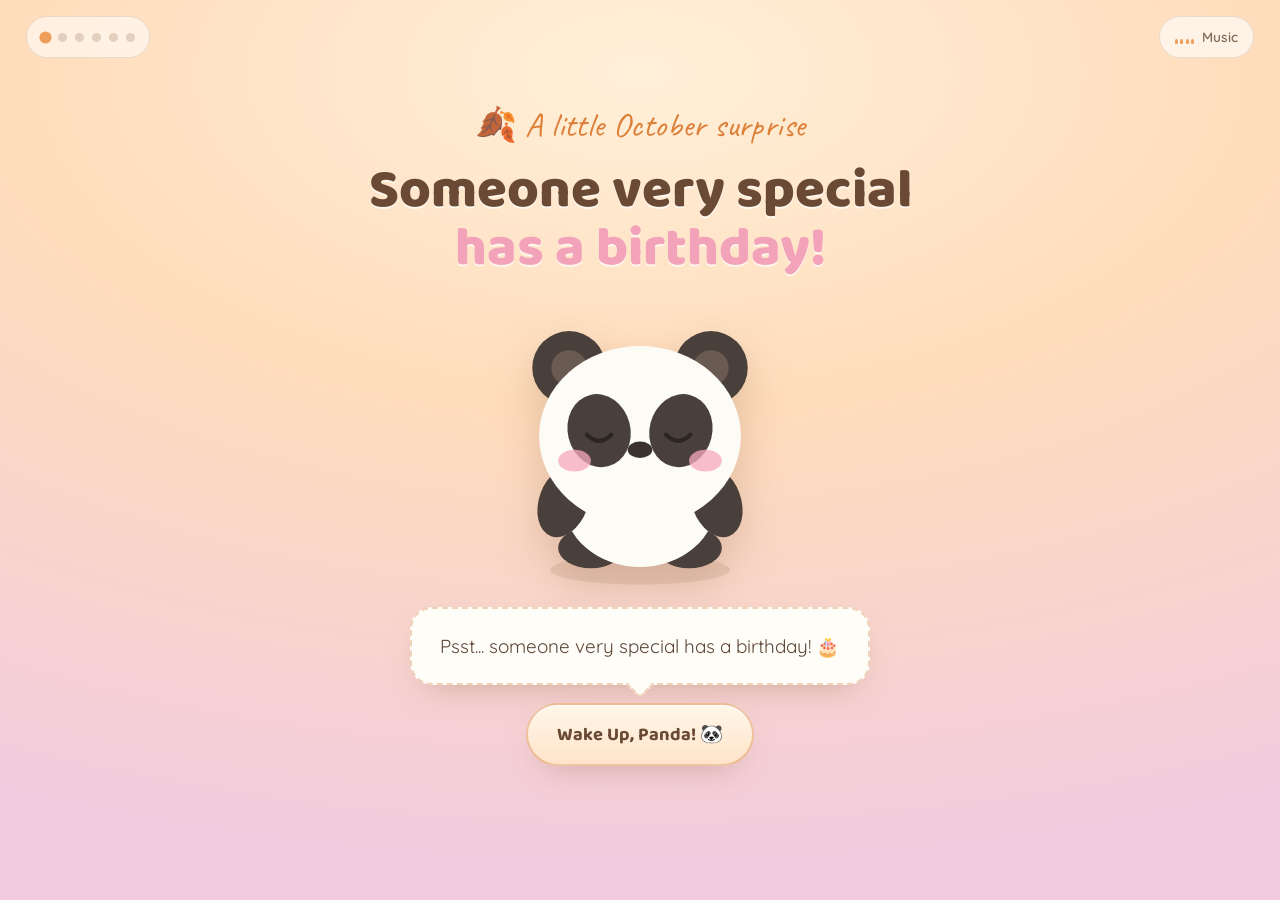
<file: index.html>
<!DOCTYPE html>
<html lang="en">
<head>
<meta charset="UTF-8">
<meta name="viewport" content="width=device-width, initial-scale=1.0, viewport-fit=cover">
<meta name="theme-color" content="#fdf7ee">
<meta name="color-scheme" content="light">
<title>Happy Birthday, Manvi &#127874;&#127810;</title>
<meta name="description" content="A little magical October birthday adventure, made just for Manvi.">
<meta property="og:type" content="website">
<meta property="og:title" content="Happy Birthday, Manvi &#127874;&#127810;">
<meta property="og:description" content="A little magical October birthday adventure, made just for you.">
<meta name="twitter:card" content="summary">
<meta name="twitter:title" content="Happy Birthday, Manvi &#127874;&#127810;">
<meta name="twitter:description" content="A little magical October birthday adventure, made just for you.">
<link rel="icon" href="data:image/svg+xml,<svg xmlns='http://www.w3.org/2000/svg' viewBox='0 0 64 64'><circle cx='16' cy='16' r='11' fill='%234a403b'/><circle cx='48' cy='16' r='11' fill='%234a403b'/><circle cx='32' cy='34' r='26' fill='%23fdfbf6'/><ellipse cx='22' cy='32' rx='8' ry='9' fill='%234a403b'/><ellipse cx='42' cy='32' rx='8' ry='9' fill='%234a403b'/><circle cx='32' cy='40' r='3.4' fill='%233a3330'/></svg>">
<link rel="preconnect" href="https://fonts.googleapis.com">
<link rel="preconnect" href="https://fonts.gstatic.com" crossorigin>
<link href="https://fonts.googleapis.com/css2?family=Baloo+2:wght@400;600;700;800&family=Caveat:wght@500;600;700&family=Quicksand:wght@400;500;600;700&display=swap" rel="stylesheet">
<link rel="stylesheet" href="styles.css">
</head>
<body>
<div id="app">
<noscript>
  <p style="text-align:center;padding:24px;font-family:system-ui,sans-serif;color:#5b4636;line-height:1.6">
    This little birthday adventure needs JavaScript switched on. Please enable it and refresh the page. 🎈
  </p>
</noscript>

<!-- ambient layers -->
<div class="ambient" id="ambient" aria-hidden="true"></div>

<!-- top chrome -->
<div class="topbar">
  <div class="dots" id="dots" role="progressbar" aria-label="Adventure progress" aria-valuemin="1" aria-valuemax="6" aria-valuenow="1">
    <span class="dot on" data-dot="1"></span>
    <span class="dot" data-dot="2"></span>
    <span class="dot" data-dot="3"></span>
    <span class="dot" data-dot="4"></span>
    <span class="dot" data-dot="5"></span>
    <span class="dot" data-dot="6"></span>
  </div>
  <button class="music-btn" id="musicBtn" aria-pressed="false" title="Toggle music">
    <span class="bars"><i></i><i></i><i></i><i></i></span>
    <span class="mlabel">Music</span>
  </button>
</div>

<main class="stage" id="stage">

  <!-- ================= SCENE 1 ================= -->
  <section class="scene active" id="scene1" aria-label="A Little October Surprise">
    <p class="kicker fade-in">🍂 A little October surprise</p>
    <h1 class="scene-title fade-in d1">Someone very special<br><span class="accent">has a birthday!</span></h1>

    <div class="panda panda--lg fade-in d2" data-panda data-expr="sleep" data-panda-id="p1">
      <span class="zzz">z</span><span class="zzz">z</span><span class="zzz">z</span>
      <div class="held"></div>
    </div>

    <div class="speech show fade-in d3" id="s1speech">Psst... someone very special has a birthday! 🎂</div>

    <div class="btn-row fade-in d4">
      <button class="btn" id="wakeBtn">Wake Up, Panda! 🐼</button>
    </div>

    <div id="s1welcome" style="display:none;flex-direction:column;gap:16px;align-items:center">
      <div class="speech speech--pink show">Hey Manvi! Welcome to your little October universe. I've been preparing something special for you! 🌟</div>
      <button class="btn btn--sage" data-next="2">Come on in ✨</button>
    </div>
  </section>

  <!-- ================= SCENE 2 ================= -->
  <section class="scene" id="scene2" aria-label="The Little Flower Hunt">
    <p class="kicker">🌷 The little flower hunt</p>
    <h1 class="scene-title">Pick the floating flowers</h1>
    <p class="lede">Each one is hiding a tiny compliment just for you. Tap them all!</p>

    <div class="counter-pill" id="flowerCounter" aria-live="polite">Flowers collected: 0/5</div>

    <div class="garden" id="garden" aria-label="Flower garden"></div>

    <div class="compliment" id="compliment" aria-live="polite"></div>

    <div class="panda panda--sm nodance" data-panda data-expr="happy" data-panda-id="p2" id="p2wrap"></div>

    <div class="btn-row">
      <button class="btn btn--ghost" id="skipFlowers">Skip for now →</button>
      <button class="btn btn--sage" id="s2next" data-next="3" disabled>Continue to the doors 🌟</button>
    </div>
  </section>

  <!-- ================= SCENE 3 ================= -->
  <section class="scene" id="scene3" aria-label="Manvi's Hidden Talents">
    <p class="kicker">🎨 The mystery of your hidden talents</p>
    <h1 class="scene-title">Open each little door</h1>
    <p class="lede">Four doors, four mysteries. Go on, tap them.</p>

    <div class="talent-grid" id="talentGrid">
      <button class="talent" data-talent="art" aria-expanded="false">
        <div class="deco"><span class="d1">🎨</span><span class="d2">🖌️</span><span class="d3">✨</span></div>
        <span class="t-emoji">🎨</span>
        <span class="t-label">Art &amp; Creativity</span>
        <span class="t-hint">tap to open</span>
        <span class="t-msg">Your imagination deserves its own little gallery! 🖼️</span>
      </button>
      <button class="talent" data-talent="cook" aria-expanded="false">
        <div class="deco"><span class="d1">🍰</span><span class="d2">🍪</span><span class="d3">🧁</span></div>
        <span class="t-emoji">🍰</span>
        <span class="t-label">Cooking</span>
        <span class="t-hint">tap to open</span>
        <span class="t-msg">MasterChef Manvi? We're waiting for the grand opening! 🍽️</span>
      </button>
      <button class="talent" data-talent="dance" aria-expanded="false">
        <div class="deco"><span class="d1">💃</span><span class="d2">⭐</span><span class="d3">🎵</span></div>
        <span class="t-emoji">💃</span>
        <span class="t-label">Dancing</span>
        <span class="t-hint">tap to open</span>
        <span class="t-msg">The world is waiting for your secret dance performance! 💫</span>
      </button>
      <button class="talent" data-talent="sing" aria-expanded="false">
        <div class="deco"><span class="d1">🎤</span><span class="d2">🎶</span><span class="d3">🌟</span></div>
        <span class="t-emoji">🎤</span>
        <span class="t-label">Singing</span>
        <span class="t-hint">tap to open</span>
        <span class="t-msg">Breaking news: Manvi's singing talent is still classified information. 😂</span>
      </button>
    </div>

    <div class="panda panda--sm nodance" data-panda data-expr="happy" data-panda-id="p3"></div>

    <div class="btn-row">
      <button class="btn btn--sage" data-next="4">Sail on ✨</button>
    </div>
  </section>

  <!-- ================= SCENE 4 ================= -->
  <section class="scene" id="scene4" aria-label="A Journey Towards Big Dreams">
    <p class="kicker">✨ A journey towards big dreams</p>
    <h1 class="scene-title">Row, little boat, row</h1>

    <div class="ocean-world">
      <div class="sun" aria-hidden="true"></div>
      <div class="glow-stars" aria-hidden="true">
        <span style="top:12%;left:22%"></span><span style="top:22%;left:58%;animation-delay:.6s"></span>
        <span style="top:9%;left:78%;animation-delay:1.1s"></span><span style="top:30%;left:40%;animation-delay:1.6s"></span>
      </div>
      <div class="wave-line" aria-hidden="true"></div>

      <div class="island" aria-hidden="true">
        <svg viewBox="0 0 240 200" xmlns="http://www.w3.org/2000/svg">
          <ellipse cx="120" cy="182" rx="104" ry="16" fill="#e8d9bf"/>
          <ellipse cx="120" cy="176" rx="90" ry="12" fill="#cfe0b8"/>
          <!-- studio hut -->
          <rect x="62" y="96" width="116" height="72" rx="10" fill="#fff6e9" stroke="#d8b98d" stroke-width="3"/>
          <path d="M52 100 L120 58 L188 100 Z" fill="#f2a2b9" stroke="#dd8aa4" stroke-width="3" stroke-linejoin="round"/>
          <rect x="104" y="128" width="34" height="40" rx="6" fill="#c2b2e8"/>
          <circle cx="130" cy="149" r="2.6" fill="#6a4a34"/>
          <rect x="74" y="112" width="24" height="22" rx="5" fill="#d6e7f4" stroke="#a9c6da" stroke-width="2.5"/>
          <rect x="146" y="112" width="22" height="30" rx="4" fill="#ffe3c9" stroke="#e0b98a" stroke-width="2.5"/>
          <!-- flowers around -->
          <g transform="translate(40,150)"><circle r="6" fill="#f7a8bd"/><circle r="2.6" fill="#fff3b0"/></g>
          <g transform="translate(206,158)"><circle r="6" fill="#c2b2e8"/><circle r="2.6" fill="#fff3b0"/></g>
          <g transform="translate(60,164)"><circle r="5" fill="#f6b184"/><circle r="2.2" fill="#fff3b0"/></g>
          <!-- little notebook + desk on the sign -->
        </svg>
      </div>
      <div class="signpost">Manvi's Future Dream Studio</div>

      <div class="boat" aria-hidden="true">
        <svg viewBox="0 0 140 130" xmlns="http://www.w3.org/2000/svg">
          <path d="M70 8 L70 78" stroke="#8a6a4a" stroke-width="3"/>
          <path d="M72 14 L118 70 L72 70 Z" fill="#ffd4de" stroke="#e7a3b8" stroke-width="2.5" stroke-linejoin="round"/>
          <path d="M68 22 L30 70 L68 70 Z" fill="#e6ddf7" stroke="#c2b2e8" stroke-width="2.5" stroke-linejoin="round"/>
          <path d="M20 74 L120 74 L104 104 L36 104 Z" fill="#f6b184" stroke="#d68c58" stroke-width="3" stroke-linejoin="round"/>
          <circle cx="70" cy="12" r="4" fill="#f3c96b"/>
        </svg>
      </div>

    </div>

    <div class="panda panda--sm wave nodance" data-panda data-expr="happy" data-panda-id="p4"></div>

    <div class="panel">
      <p class="lede" style="font-family:var(--font-hand);font-size:clamp(1.4rem,3.8vw,2rem);color:#c76a2e;max-width:24ch">“Big dreams look impossible until someone brave enough decides to begin.”</p>
      <p class="soft-note" style="margin-top:10px">I really do believe you can build something amazing, Manvi. Keep learning, keep creating, and never stop believing in your ideas.</p>
    </div>

    <div class="btn-row">
      <button class="btn btn--sage" data-next="5">Almost there ✨</button>
    </div>
  </section>

  <!-- ================= SCENE 5 ================= -->
  <section class="scene" id="scene5" aria-label="The Grand Birthday Celebration">
    <p class="kicker">🎂 The grand celebration</p>
    <h1 class="hand-title">Happiest Birthday, Manvi!</h1>
    <p class="lede">Another year older, wiser, cuter... and still keeping those talents classified! 😂</p>

    <div class="cake-wrap">
      <div class="balloon" style="top:-14%;left:-6%;animation-delay:.2s">
        <svg viewBox="0 0 60 90"><ellipse cx="30" cy="32" rx="24" ry="30" fill="#f7a8bd"/><path d="M30 62 l-5 8 h10 z" fill="#f7a8bd"/><path d="M30 70 q8 12 0 20" fill="none" stroke="#c98aa0" stroke-width="2"/></svg>
      </div>
      <div class="balloon" style="top:-18%;right:-8%;animation-delay:1.1s">
        <svg viewBox="0 0 60 90"><ellipse cx="30" cy="32" rx="24" ry="30" fill="#c2b2e8"/><path d="M30 62 l-5 8 h10 z" fill="#c2b2e8"/><path d="M30 70 q8 12 0 20" fill="none" stroke="#9d8dc4" stroke-width="2"/></svg>
      </div>
      <div class="balloon" style="top:-9%;left:34%;animation-delay:.7s">
        <svg viewBox="0 0 60 90"><ellipse cx="30" cy="32" rx="24" ry="30" fill="#f3c96b"/><path d="M30 62 l-5 8 h10 z" fill="#f3c96b"/><path d="M30 70 q8 12 0 20" fill="none" stroke="#cfa74a" stroke-width="2"/></svg>
      </div>

      <svg class="cake-svg" viewBox="0 0 280 240" xmlns="http://www.w3.org/2000/svg" id="cakeSvg">
        <ellipse cx="140" cy="228" rx="120" ry="12" fill="rgba(150,110,80,.14)"/>
        <!-- candles -->
        <g class="candles" id="candles">
          <g transform="translate(96,70)"><rect x="-3" y="0" width="6" height="34" rx="3" fill="#c2b2e8"/><ellipse class="flame" cx="0" cy="-6" rx="5" ry="9" fill="#ffd166"/></g>
          <g transform="translate(140,58)"><rect x="-3" y="0" width="6" height="34" rx="3" fill="#f7a8bd"/><ellipse class="flame" cx="0" cy="-6" rx="5" ry="9" fill="#ffd166"/></g>
          <g transform="translate(184,70)"><rect x="-3" y="0" width="6" height="34" rx="3" fill="#9cbd84"/><ellipse class="flame" cx="0" cy="-6" rx="5" ry="9" fill="#ffd166"/></g>
        </g>
        <!-- top tier -->
        <rect x="72" y="104" width="136" height="46" rx="14" fill="#fff2e2" stroke="#e6c39c" stroke-width="3"/>
        <path d="M72 116 q17 14 34 0 q17 -14 34 0 q17 14 34 0 q17 -14 34 0 v-8 h-136 z" fill="#ffd4de"/>
        <circle cx="96" cy="140" r="4" fill="#f7a8bd"/><circle cx="124" cy="140" r="4" fill="#c2b2e8"/><circle cx="152" cy="140" r="4" fill="#f3c96b"/><circle cx="180" cy="140" r="4" fill="#9cbd84"/>
        <!-- bottom tier -->
        <rect x="50" y="150" width="180" height="66" rx="16" fill="#ffe9d5" stroke="#e6c39c" stroke-width="3"/>
        <path d="M50 164 q22 18 45 0 q22 -18 45 0 q22 18 45 0 q22 -18 45 0 v-10 h-180 z" fill="#fff6ea"/>
        <circle cx="84" cy="196" r="5" fill="#f7a8bd"/><circle cx="120" cy="196" r="5" fill="#c2b2e8"/><circle cx="156" cy="196" r="5" fill="#f3c96b"/><circle cx="192" cy="196" r="5" fill="#9cbd84"/>
        <ellipse cx="140" cy="150" rx="96" ry="10" fill="#f6b184" opacity=".35"/>
      </svg>

      <div class="panda panda--sm hat-on nodance" data-panda data-expr="happy" data-panda-id="p5" id="p5wrap" style="margin-top:8px">
        <div class="hat">
          <svg viewBox="0 0 90 70"><path d="M45 4 L78 62 L12 62 Z" fill="#f7a8bd" stroke="#e58aa6" stroke-width="3" stroke-linejoin="round"/><path d="M20 50 h50" stroke="#fff" stroke-width="3" stroke-dasharray="5 6"/><circle cx="45" cy="6" r="7" fill="#f3c96b"/></svg>
        </div>
      </div>
    </div>

    <div class="btn-row">
      <button class="btn btn--pink" id="wishBtn">Make a Birthday Wish ✨</button>
    </div>

    <div class="wish-card" id="wishCard">
      Wish sent into the October sky, Manvi. 🌟<br>
      May this year bring you closer to every dream you're quietly working towards — and a few happy surprises you didn't see coming.
    </div>

    <div class="btn-row" id="s5nextRow" style="display:none">
      <button class="btn btn--lav" data-next="6">One last little thing 💌</button>
    </div>
  </section>

  <!-- ================= SCENE 6 ================= -->
  <section class="scene" id="scene6" aria-label="A Little Letter Just for You">
    <p class="kicker">🤍 A little letter just for you</p>
    <h1 class="scene-title">Take your time</h1>

    <div id="envelopeWrap">
      <button class="envelope" id="letterBtn" aria-label="Open your little letter">
        <svg viewBox="0 0 340 220" xmlns="http://www.w3.org/2000/svg">
          <rect x="10" y="20" width="320" height="180" rx="18" fill="#fff6ea" stroke="#e6c39c" stroke-width="3"/>
          <path d="M10 38 L170 130 L330 38" fill="none" stroke="#e6c39c" stroke-width="3"/>
          <path d="M10 190 L130 96 M330 190 L210 96" stroke="#efd9bd" stroke-width="3"/>
          <circle cx="170" cy="120" r="20" fill="#f7a8bd"/>
          <path d="M170 128 c-8 -8 -14 -12 -14 -19 a7 7 0 0 1 14 -4 a7 7 0 0 1 14 4 c0 7 -6 11 -14 19 z" fill="#fff6ea"/>
        </svg>
      </button>
      <p class="soft-note" style="margin-top:14px">psst — tap the envelope 💌</p>
    </div>

    <div id="letterWrap" style="display:none;flex-direction:column;gap:18px;align-items:center;width:100%">
      <div class="letter" id="letter">
        <span class="pressed-flower pf1">🌸</span>
        <span class="pressed-flower pf2">🍂</span>
        <span class="pressed-flower pf3">🌷</span>
        <div id="letterBody"></div>
      </div>

      <div class="panda panda--sm hold nodance" data-panda data-expr="happy" data-panda-id="p6">
        <div class="held">
          <svg viewBox="0 0 60 80"><path d="M30 70 L30 34" stroke="#9cbd84" stroke-width="3"/><path d="M30 52 q-16 -4 -18 -16 q16 0 18 16" fill="#cfe0b0"/><g transform="translate(30,26)"><circle r="8" fill="#f7a8bd"/><circle r="3.4" fill="#fff3b0"/></g></svg>
        </div>
      </div>

      <div id="finale" style="display:none;flex-direction:column;gap:10px;align-items:center">
        <div class="finale-name" id="finaleName">Manvi
          <span class="glow-star" style="top:-8px;left:-16px"></span>
          <span class="glow-star" style="top:6px;right:-18px;animation-delay:.7s"></span>
          <span class="glow-star" style="bottom:-8px;left:20%;animation-delay:1.3s"></span>
        </div>
        <p class="finale-line">Keep shining, Manvi. Your story is only getting started. ✨</p>
        <div class="btn-row">
          <button class="btn btn--pink" id="replayBtn">Replay the adventure 🎈</button>
        </div>
      </div>
    </div>
  </section>

</main>

<canvas id="confetti" aria-hidden="true"></canvas>
<div class="wishes" id="wishes" aria-hidden="true"></div>

</div>
<script src="app.js"></script>
</body>
</html>
</file>
<file: styles.css>
/* ============================================================
   Manvi's Magical October Birthday — stylesheet
   Pastel storybook aesthetic: peach, cream, lavender, pink,
   sage, warm autumn orange. Handwritten + rounded type.
   ============================================================ */

:root{
  --cream:#fdf7ee;
  --ivory:#fffaf3;
  --paper:#fffdf8;
  --peach:#ffd8b5;
  --peach-soft:#ffe9d5;
  --peach-deep:#f6b184;
  --pink:#ffd4de;
  --pink-soft:#ffe6ec;
  --pink-deep:#f2a2b9;
  --lavender:#e6ddf7;
  --lavender-soft:#f1ebfb;
  --lavender-deep:#c2b2e8;
  --sage:#d2e2c3;
  --sage-soft:#e8f0dd;
  --sage-deep:#9cbd84;
  --orange:#ef9d5a;
  --orange-deep:#dd7f38;
  --gold:#f3c96b;

  --ink:#5b4636;
  --ink-soft:#816a56;
  --ink-faint:#8b7360;
  --line:rgba(120,95,70,.16);

  --font-hand:'Caveat', 'Segoe Script', cursive;
  --font-display:'Baloo 2', 'Trebuchet MS', sans-serif;
  --font-body:'Quicksand', 'Segoe UI', system-ui, sans-serif;

  --shadow-soft:0 14px 34px -18px rgba(150,110,80,.55);
  --shadow-lift:0 22px 46px -20px rgba(150,110,80,.6);
  --radius:26px;
}

*{box-sizing:border-box}
html,body{margin:0;padding:0}
html{-webkit-text-size-adjust:100%}
body{
  font-family:var(--font-body);
  color:var(--ink);
  background:var(--cream);
  min-height:100dvh;
  overflow-x:hidden;
  line-height:1.6;
  -webkit-font-smoothing:antialiased;
  -webkit-tap-highlight-color:transparent;
}
img,svg{display:block;max-width:100%}
button{font-family:inherit;cursor:pointer;border:none;background:none;color:inherit}

/* ---------- ambient app frame ---------- */
#app{
  position:relative;
  min-height:100dvh;
  overflow:hidden;
}

.stage{
  position:relative;
  min-height:100dvh;
}

/* background is per-scene, but we keep a soft base */
.stage::before{
  content:"";
  position:fixed;
  inset:0;
  z-index:-3;
  background:
    radial-gradient(120% 80% at 15% 0%, #fff4e6 0%, rgba(255,244,230,0) 55%),
    radial-gradient(90% 70% at 100% 100%, #f3ecfb 0%, rgba(243,236,251,0) 60%),
    linear-gradient(180deg, #fdf6ec 0%, #fdeede 100%);
}
/* faint paper grain */
.stage::after{
  content:"";
  position:fixed;
  inset:0;
  z-index:-2;
  pointer-events:none;
  opacity:.5;
  background-image:
    radial-gradient(rgba(180,150,120,.10) 1px, transparent 1px),
    radial-gradient(rgba(180,150,120,.07) 1px, transparent 1px);
  background-size:22px 22px, 22px 22px;
  background-position:0 0, 11px 11px;
}

/* ---------- scenes ---------- */
.scene{
  position:absolute;
  inset:0;
  min-height:100dvh;
  display:flex;
  flex-direction:column;
  align-items:center;
  justify-content:center;
  justify-content:safe center;
  gap:clamp(12px,2vh,22px);
  padding:calc(clamp(62px,9vh,88px) + env(safe-area-inset-top, 0px)) clamp(18px,4vw,48px) calc(clamp(92px,12vh,116px) + env(safe-area-inset-bottom, 0px));
  text-align:center;
  overflow-y:auto;
  overflow-x:hidden;
  overscroll-behavior:contain;
  opacity:0;
  visibility:hidden;
  transform:translateY(26px) scale(.985);
  transition:opacity .7s ease, transform .7s cubic-bezier(.2,.7,.3,1), visibility .7s;
}
.scene > *{flex-shrink:0}
.scene.active{
  opacity:1;
  visibility:visible;
  transform:none;
  z-index:5;
}
.scene.leaving{
  opacity:0;
  transform:translateY(-22px) scale(.99);
  transition:opacity .5s ease, transform .5s ease;
}

/* per-scene washes */
#scene1.active{ background:radial-gradient(120% 90% at 50% 8%, #fff0d9 0%, #ffdcbb 42%, #f2cbe0 100%); }
#scene2.active{ background:radial-gradient(120% 90% at 50% 10%, #fef6e6 0%, #ffe0e9 48%, #dceccd 100%); }
#scene3.active{ background:radial-gradient(120% 90% at 50% 6%, #fbf5ff 0%, #ece3fa 55%, #ffe6ee 100%); }
#scene4.active{ background:radial-gradient(120% 95% at 50% 100%, #ffe4cf 0%, #e7def8 46%, #dceaf6 100%); }
#scene5.active{ background:radial-gradient(130% 95% at 50% 0%, #fff0da 0%, #ffd9e4 50%, #f6dfb9 100%); }
#scene6.active{ background:radial-gradient(120% 90% at 50% 8%, #fffdf8 0%, #fdf1e2 60%, #f7ecf7 100%); }

/* ---------- typography ---------- */
.kicker{
  font-family:var(--font-hand);
  font-size:clamp(1.35rem,3.4vw,2.1rem);
  color:var(--orange-deep);
  letter-spacing:.4px;
  margin:0;
  line-height:1.1;
}
h1.scene-title{
  font-family:var(--font-display);
  font-weight:800;
  font-size:clamp(1.9rem,6vw,3.4rem);
  line-height:1.08;
  margin:0;
  color:#6a4a34;
  text-shadow:0 2px 0 rgba(255,255,255,.7);
}
h1.scene-title .accent{
  color:var(--pink-deep);
}
.hand-title{
  font-family:var(--font-hand);
  font-weight:700;
  font-size:clamp(2.6rem,9vw,5rem);
  line-height:1;
  margin:0;
  color:#e58a3c;
}
.lede{
  font-size:clamp(1rem,2.4vw,1.22rem);
  color:var(--ink-soft);
  max-width:44ch;
  margin:0 auto;
}
.lede strong{color:var(--ink)}
.soft-note{font-size:.95rem;color:var(--ink-faint);max-width:40ch;margin:0 auto}

/* ---------- buttons ---------- */
.btn{
  display:inline-flex;
  align-items:center;
  gap:.5em;
  font-family:var(--font-display);
  font-weight:700;
  font-size:clamp(1rem,2.5vw,1.15rem);
  color:#6a4a34;
  background:linear-gradient(180deg,#fff7ea,#ffe3c9);
  border:2px solid rgba(220,150,95,.5);
  border-radius:999px;
  padding:.8em 1.6em;
  box-shadow:var(--shadow-soft), inset 0 1px 0 #fff;
  transition:transform .22s cubic-bezier(.2,.8,.3,1.4), box-shadow .25s, background .3s;
  min-height:52px;
  touch-action:manipulation;
}
.btn:hover{transform:translateY(-3px) scale(1.03); box-shadow:var(--shadow-lift), inset 0 1px 0 #fff}
.btn:active{transform:translateY(0) scale(.98)}
.btn:focus-visible{outline:3px solid var(--lavender-deep);outline-offset:3px}
.btn--pink{background:linear-gradient(180deg,#fff2f5,#ffd9e3);border-color:rgba(230,140,170,.5)}
.btn--sage{background:linear-gradient(180deg,#f4faec,#dceccd);border-color:rgba(140,180,110,.5)}
.btn--lav{background:linear-gradient(180deg,#f7f2ff,#e6ddf7);border-color:rgba(170,150,220,.5)}
.btn--ghost{
  background:rgba(255,255,255,.55);
  border-color:var(--line);
  font-weight:600;
  font-size:.92rem;
  padding:.55em 1.1em;
  min-height:42px;
  box-shadow:none;
  color:var(--ink-soft);
}
.btn--ghost:hover{background:#fff;box-shadow:var(--shadow-soft)}
.btn[disabled]{opacity:.45;pointer-events:none;filter:grayscale(.3)}
.btn-row{display:flex;flex-wrap:wrap;gap:12px;justify-content:center;align-items:center}
.flower-btn,.talent,.envelope,.music-btn{touch-action:manipulation}

/* ---------- top chrome ---------- */
.topbar{
  position:fixed;
  top:0;left:0;right:0;
  z-index:40;
  display:flex;
  align-items:center;
  justify-content:space-between;
  gap:12px;
  padding:calc(clamp(10px,2vw,16px) + env(safe-area-inset-top, 0px)) clamp(14px,3vw,26px) clamp(10px,2vw,16px);
  pointer-events:none;
}
.topbar > *{pointer-events:auto}
.dots{display:flex;gap:8px;align-items:center;
  background:rgba(255,255,255,.55);
  backdrop-filter:blur(8px);
  padding:8px 14px;border-radius:999px;
  border:1px solid var(--line);
  height:42px;box-sizing:border-box;
}
.dot{
  width:9px;height:9px;border-radius:50%;
  background:rgba(150,120,95,.28);
  transition:.4s;
}
.dot.on{background:var(--orange);transform:scale(1.35)}
.dot.done{background:var(--sage-deep)}

.music-btn{
  display:inline-flex;align-items:center;gap:8px;
  background:rgba(255,255,255,.62);
  backdrop-filter:blur(8px);
  border:1px solid var(--line);
  border-radius:999px;
  padding:8px 15px;
  font-size:.85rem;font-weight:600;color:var(--ink-soft);
  height:42px;box-sizing:border-box;line-height:1;
  transition:.25s;
}
.music-btn:hover{background:#fff;box-shadow:var(--shadow-soft)}
.music-btn .bars{display:inline-flex;gap:2.5px;align-items:flex-end;height:14px}
.music-btn .bars i{width:3px;background:var(--orange);border-radius:2px;height:5px;animation:none}
.music-btn.playing .bars i{animation:eq .9s ease-in-out infinite}
.music-btn.playing .bars i:nth-child(2){animation-delay:.15s}
.music-btn.playing .bars i:nth-child(3){animation-delay:.3s}
.music-btn.playing .bars i:nth-child(4){animation-delay:.45s}
@keyframes eq{0%,100%{height:4px}50%{height:14px}}

/* ---------- ambient particles ---------- */
.ambient{position:fixed;inset:0;z-index:1;pointer-events:none;overflow:hidden}
.leaf{
  position:absolute;
  top:-8vh;
  width:20px;height:20px;
  will-change:transform;
  animation:fall linear infinite;
}
.leaf svg{width:100%;height:100%}
@keyframes fall{
  0%{transform:translateY(-10vh) rotate(0deg) translateX(0)}
  100%{transform:translateY(115vh) rotate(420deg) translateX(30px)}
}
.star{
  position:absolute;
  width:6px;height:6px;border-radius:50%;
  background:radial-gradient(circle,#fff 0%, var(--gold) 55%, rgba(243,201,107,0) 72%);
  animation:twinkle 3.4s ease-in-out infinite;
  opacity:.75;
}
@keyframes twinkle{0%,100%{opacity:.25;transform:scale(.7)}50%{opacity:1;transform:scale(1.25)}}

.sparkle{
  position:absolute;
  width:14px;height:14px;
  pointer-events:none;
  animation:sparkleUp 1.1s ease-out forwards;
}
@keyframes sparkleUp{
  0%{transform:scale(0) rotate(0);opacity:1}
  60%{transform:scale(1) rotate(90deg);opacity:1}
  100%{transform:scale(0) rotate(180deg) translateY(-40px);opacity:0}
}

/* ---------- panda ---------- */
.panda{
  width:clamp(150px,26vw,230px);
  margin:0 auto;
  position:relative;
  filter:drop-shadow(0 16px 20px rgba(150,110,80,.28));
}
.panda--sm{width:clamp(110px,18vw,150px)}
.panda--lg{width:clamp(190px,34vw,300px)}
.panda-svg{width:100%;height:auto;overflow:visible}

.panda-shadow{fill:rgba(150,110,80,.16)}
.panda-body,.panda-head{fill:#fdfbf6}
.panda-ear{fill:#4a403b}
.panda-ear-in{fill:#6a5b52}
.panda-patch{fill:#4a403b}
.panda-eye-white{fill:#fff}
.panda-pupil{fill:#2b2622}
.panda-glint{fill:#fff}
.panda-nose{fill:#3a3330}
.panda-blush{fill:#f7a8bd;opacity:.75}
.panda-foot{fill:#4a403b}
.panda-arm{fill:#4a403b}

.panda-eye-closed{display:none}
.panda-eye-closed path{fill:none;stroke:#2b2622;stroke-width:3;stroke-linecap:round}
.panda-mouth-open{display:none}
.panda-mouth-smile{fill:none;stroke:#2b2622;stroke-width:3;stroke-linecap:round}

/* expression states */
.panda[data-expr="sleep"] .panda-eye-open{display:none}
.panda[data-expr="sleep"] .panda-eye-closed{display:block}
.panda[data-expr="sleep"] .panda-mouth-smile{display:none}
.panda[data-expr="happy"] .panda-mouth-smile{display:none}
.panda[data-expr="happy"] .panda-mouth-open{display:block}
.panda.blink .panda-eye-open{display:none}
.panda.blink .panda-eye-closed{display:block}

/* breathing idle */
.panda:not(.nodance) .panda-svg{animation:breathe 4s ease-in-out infinite;transform-origin:50% 90%}
@keyframes breathe{0%,100%{transform:scale(1)}50%{transform:scale(1.025) translateY(-2px)}}

/* zzz while sleeping */
.zzz{position:absolute;top:2%;right:8%;font-family:var(--font-hand);font-weight:700;
  color:var(--lavender-deep);font-size:1.6rem;opacity:0}
.panda[data-expr="sleep"] .zzz{animation:zzz 3s ease-in-out infinite}
.panda[data-expr="sleep"] .zzz:nth-child(2){animation-delay:.9s;font-size:1.2rem}
.panda[data-expr="sleep"] .zzz:nth-child(3){animation-delay:1.8s;font-size:1rem}
@keyframes zzz{0%{opacity:0;transform:translateY(6px) scale(.8)}40%{opacity:.9}100%{opacity:0;transform:translateY(-26px) scale(1.1)}}

/* wave / dance */
.panda.wave .panda-arm--right{animation:wave 1.1s ease-in-out infinite;transform-origin:168px 138px}
@keyframes wave{0%,100%{transform:rotate(-18deg)}50%{transform:rotate(-58deg)}}
.panda.nodance .panda-svg{animation:none}
.panda.dance .panda-svg{animation:dance 1s ease-in-out infinite;transform-origin:50% 95%}
@keyframes dance{
  0%{transform:rotate(-7deg) translateY(0)}
  25%{transform:rotate(0deg) translateY(-10px)}
  50%{transform:rotate(7deg) translateY(0)}
  75%{transform:rotate(0deg) translateY(-10px)}
  100%{transform:rotate(-7deg) translateY(0)}
}
.panda.dance .panda-arm--left{animation:armflap .5s ease-in-out infinite alternate;transform-origin:52px 150px}
.panda.dance .panda-arm--right{animation:armflap .5s ease-in-out infinite alternate-reverse;transform-origin:168px 150px}
@keyframes armflap{from{transform:rotate(-30deg)}to{transform:rotate(20deg)}}
.panda.clap .panda-arm--left{animation:clapL .45s ease-in-out infinite;transform-origin:60px 150px}
.panda.clap .panda-arm--right{animation:clapR .45s ease-in-out infinite;transform-origin:160px 150px}
@keyframes clapL{0%,100%{transform:rotate(0)}50%{transform:rotate(-46deg) translateX(10px)}}
@keyframes clapR{0%,100%{transform:rotate(0)}50%{transform:rotate(46deg) translateX(-10px)}}

/* hat */
.panda .hat{position:absolute;top:-16%;left:50%;transform:translateX(-50%) rotate(-6deg);width:44%;opacity:0;transition:.5s}
.panda.hat-on .hat{opacity:1}
/* held item */
.panda .held{position:absolute;right:-6%;bottom:6%;width:34%;opacity:0;transition:.5s;transform:scale(.6)}
.panda.hold .held{opacity:1;transform:scale(1)}

/* ---------- cards / panels ---------- */
.panel{
  background:linear-gradient(180deg, rgba(255,253,248,.94), rgba(255,248,238,.9));
  border:1px solid rgba(200,170,140,.28);
  border-radius:var(--radius);
  padding:clamp(18px,3.4vw,30px);
  box-shadow:var(--shadow-soft);
  backdrop-filter:blur(4px);
  max-width:min(680px,100%);
  margin:0 auto;
}
.speech{
  position:relative;
  background:var(--paper);
  border:2px dashed rgba(220,160,110,.45);
  border-radius:22px;
  padding:clamp(14px,2.6vw,22px) clamp(16px,3vw,28px);
  max-width:min(620px,100%);
  margin:0 auto;
  font-size:clamp(1rem,2.4vw,1.18rem);
  color:var(--ink);
  box-shadow:var(--shadow-soft);
  opacity:0;
  transform:translateY(10px) scale(.97);
  transition:.5s cubic-bezier(.2,.8,.3,1.2);
}
.speech.show{opacity:1;transform:none}
.speech::after{
  content:"";
  position:absolute;
  bottom:-11px;left:50%;transform:translateX(-50%) rotate(45deg);
  width:18px;height:18px;background:var(--paper);
  border-right:2px dashed rgba(220,160,110,.45);
  border-bottom:2px dashed rgba(220,160,110,.45);
}
.speech--pink{background:var(--pink-soft);border-color:rgba(230,150,180,.5)}
.speech--pink::after{background:var(--pink-soft);border-color:rgba(230,150,180,.5)}

/* ---------- scene 2 flowers ---------- */
.garden{
  position:relative;
  width:min(760px,100%);
  height:clamp(210px,32vh,320px);
  margin:0 auto;
}
.flower-btn{
  position:absolute;
  width:clamp(66px,11vw,96px);
  transform:translate(-50%,-50%);
  transition:transform .25s cubic-bezier(.2,.8,.3,1.5);
  animation:bob 3.6s ease-in-out infinite;
  filter:drop-shadow(0 10px 12px rgba(150,110,80,.25));
}
.flower-btn:hover{transform:translate(-50%,-50%) scale(1.14)}
.flower-btn:focus-visible{outline:3px solid var(--lavender-deep);outline-offset:4px;border-radius:50%}
.flower-btn.picked{animation:pick .6s ease forwards;pointer-events:none}
@keyframes bob{0%,100%{margin-top:0}50%{margin-top:-14px}}
@keyframes pick{
  0%{transform:translate(-50%,-50%) scale(1.14) rotate(0)}
  45%{transform:translate(-50%,-50%) scale(1.4) rotate(12deg);opacity:1}
  100%{transform:translate(-50%,-120%) scale(.2) rotate(40deg);opacity:0}
}
.flower-btn .fglow{opacity:0;transition:.3s}
.flower-btn:hover .fglow{opacity:1}
.counter-pill{
  display:inline-flex;align-items:center;gap:8px;
  background:rgba(255,255,255,.72);
  border:1px solid var(--line);
  border-radius:999px;padding:8px 18px;
  font-weight:700;color:var(--ink-soft);
  box-shadow:var(--shadow-soft);
}
.compliment{
  font-family:var(--font-hand);
  font-weight:700;
  font-size:clamp(1.5rem,4.4vw,2.4rem);
  color:var(--orange-deep);
  min-height:1.4em;
  max-width:22ch;
  margin:0 auto;
  transition:.3s;
}
.compliment.pop{animation:popIn .5s cubic-bezier(.2,.8,.3,1.6)}
@keyframes popIn{0%{transform:scale(.6);opacity:0}100%{transform:scale(1);opacity:1}}

/* ---------- scene 3 cards ---------- */
.talent-grid{
  display:grid;
  grid-template-columns:repeat(2,minmax(0,1fr));
  gap:clamp(12px,2.4vw,20px);
  width:min(720px,100%);
  margin:0 auto;
}
.talent{
  position:relative;
  border-radius:24px;
  padding:clamp(16px,3vw,26px) clamp(14px,2.6vw,22px);
  border:2px solid rgba(200,170,140,.3);
  background:linear-gradient(180deg,#fffdf8,#fff6ea);
  box-shadow:var(--shadow-soft);
  text-align:center;
  transition:transform .3s cubic-bezier(.2,.8,.3,1.3), box-shadow .3s;
  overflow:hidden;
  min-height:150px;
  display:flex;flex-direction:column;align-items:center;justify-content:center;gap:8px;
}
.talent:hover{transform:translateY(-5px) rotate(-.6deg);box-shadow:var(--shadow-lift)}
.talent:focus-visible{outline:3px solid var(--lavender-deep);outline-offset:3px}
.talent .t-emoji{font-size:clamp(2rem,5vw,2.8rem);transition:transform .4s}
.talent:hover .t-emoji{transform:scale(1.15) rotate(6deg)}
.talent .t-label{font-family:var(--font-display);font-weight:700;font-size:clamp(1rem,2.4vw,1.2rem);color:#6a4a34}
.talent .t-hint{font-size:.82rem;color:var(--ink-faint)}
.talent .t-msg{
  font-size:clamp(.92rem,2.2vw,1.05rem);
  color:var(--ink);
  font-weight:600;
  max-height:0;opacity:0;overflow:hidden;
  transition:max-height .5s ease, opacity .4s ease, margin .4s;
}
.talent.open{background:linear-gradient(180deg,#fffdf8,#fdeff3)}
.talent.open .t-msg{max-height:220px;opacity:1;margin-top:6px}
.talent .t-hint.open-hide{opacity:0;max-height:0;overflow:hidden;transition:.3s}
/* decorative animations inside cards */
.deco{position:absolute;inset:0;pointer-events:none;overflow:hidden;z-index:0}
.deco span{position:absolute;opacity:0;font-size:1rem}
.talent.open .deco span{opacity:.7}
.talent.open .deco .d1{animation:floatUp 2.6s ease-in-out infinite;left:6%;top:12%}
.talent.open .deco .d2{animation:floatUp 3.1s ease-in-out infinite .4s;right:6%;top:16%}
.talent.open .deco .d3{animation:floatUp 2.3s ease-in-out infinite .8s;right:8%;bottom:10%}
.talent > *:not(.deco){position:relative;z-index:1}
@keyframes floatUp{0%,100%{transform:translateY(0) rotate(-6deg)}50%{transform:translateY(-16px) rotate(8deg)}}

/* ---------- scene 4 ocean ---------- */
.ocean-world{
  position:relative;
  width:min(900px,100%);
  height:clamp(320px,52vh,480px);
  margin:0 auto;
  border-radius:30px;
  overflow:hidden;
  border:2px solid rgba(190,170,220,.35);
  box-shadow:var(--shadow-lift);
  background:linear-gradient(180deg,#f7f0ff 0%, #ffe6d6 42%, #cfe6f4 43%, #bfe0f2 100%);
}
.ocean-world .sun{position:absolute;top:8%;right:12%;width:64px;height:64px;border-radius:50%;
  background:radial-gradient(circle,#fff4d6,#ffd98a);box-shadow:0 0 44px rgba(255,215,140,.8)}
.ocean-world .island{
  position:absolute;bottom:16%;right:9%;width:clamp(150px,26vw,230px);
  animation:bob 6s ease-in-out infinite;
}
.ocean-world .boat{
  position:absolute;bottom:20%;left:6%;width:clamp(90px,16vw,140px);
  animation:sail 14s ease-in-out infinite;
}
@keyframes sail{
  0%{left:6%;transform:translateY(0) rotate(-2deg)}
  50%{transform:translateY(-10px) rotate(2deg)}
  100%{left:52%;transform:translateY(0) rotate(-2deg)}
}
.wave-line{position:absolute;bottom:0;left:0;right:0;height:44%;
  background:
    repeating-linear-gradient(180deg, rgba(255,255,255,.35) 0 2px, transparent 2px 14px);
  opacity:.5;animation:wavemove 8s linear infinite}
@keyframes wavemove{from{background-position:0 0}to{background-position:60px 0}}
.ocean-world .glow-stars span{position:absolute;width:5px;height:5px;border-radius:50%;background:#fff;
  box-shadow:0 0 10px #fff;animation:twinkle 3s ease-in-out infinite}
.signpost{
  position:absolute;bottom:12%;right:6%;transform:rotate(-4deg);
  background:var(--paper);border:2px solid rgba(200,150,100,.5);
  border-radius:12px;padding:6px 12px;font-family:var(--font-hand);font-weight:700;
  color:var(--orange-deep);font-size:clamp(.95rem,2.2vw,1.25rem);
  box-shadow:var(--shadow-soft);
}

/* ---------- scene 5 celebration ---------- */
.cake-wrap{position:relative;width:clamp(190px,34vw,280px);margin:clamp(38px,9vh,82px) auto 0}
.balloon{position:absolute;width:clamp(34px,7vw,54px);animation:floaty 5s ease-in-out infinite}
.balloon svg{width:100%}
@keyframes floaty{0%,100%{transform:translateY(0) rotate(-3deg)}50%{transform:translateY(-22px) rotate(3deg)}}
#confetti{position:fixed;inset:0;z-index:30;pointer-events:none}
.wishes{
  position:fixed;inset:0;z-index:31;pointer-events:none;overflow:hidden;
}
.wish-float{
  position:absolute;
  font-family:var(--font-hand);
  font-weight:700;
  font-size:clamp(1.1rem,3vw,1.7rem);
  color:var(--orange-deep);
  background:rgba(255,255,255,.8);
  border-radius:999px;
  padding:6px 18px;
  white-space:nowrap;
  box-shadow:var(--shadow-soft);
  animation:wishRise 4.5s ease-out forwards;
}
@keyframes wishRise{
  0%{transform:translateY(20px) scale(.7);opacity:0}
  15%{opacity:1;transform:translateY(0) scale(1)}
  85%{opacity:1}
  100%{transform:translateY(-40vh) scale(1);opacity:0}
}
.wish-card{
  max-width:min(620px,100%);
  background:linear-gradient(180deg,#fffdf8,#fff3e6);
  border:2px solid rgba(240,170,110,.5);
  border-radius:24px;
  padding:clamp(18px,3.4vw,30px);
  box-shadow:var(--shadow-lift);
  font-family:var(--font-hand);
  font-size:clamp(1.3rem,3.6vw,1.9rem);
  color:#7a4f2e;
  line-height:1.4;
  opacity:0;transform:scale(.9);
  transition:.6s cubic-bezier(.2,.8,.3,1.4);
  display:none;
}
.wish-card.show{opacity:1;transform:none;display:block}

/* candle flame */
.flame{transform-origin:50% 100%;animation:flicker .32s ease-in-out infinite alternate;opacity:.5}
.candles.lit .flame{opacity:1;filter:drop-shadow(0 0 8px rgba(255,200,90,.9))}
@keyframes flicker{from{transform:scaleY(1) scaleX(1)}to{transform:scaleY(1.14) scaleX(.92)}}

/* ---------- scene 6 letter ---------- */
.envelope{
  position:relative;
  width:clamp(230px,52vw,340px);
  margin:0 auto;
  cursor:pointer;
  transition:transform .4s cubic-bezier(.2,.8,.3,1.3);
}
.envelope:hover{transform:translateY(-6px) rotate(-1deg)}
.letter{
  max-width:min(640px,100%);
  margin:0 auto;
  background:var(--paper);
  border-radius:20px;
  padding:clamp(22px,4.4vw,42px);
  box-shadow:var(--shadow-lift);
  border:1px solid rgba(200,170,140,.3);
  position:relative;
  text-align:left;
  background-image:
    linear-gradient(180deg, rgba(255,240,220,.5), rgba(255,255,255,0) 12%);
}
.letter::before{
  content:"";
  position:absolute;top:-14px;left:50%;transform:translateX(-50%) rotate(-3deg);
  width:120px;height:30px;background:rgba(247,168,189,.5);border-radius:4px;
}
.letter p{
  font-size:clamp(1rem,2.4vw,1.14rem);
  color:#6a5342;
  margin:0 0 1em;
  min-height:1.5em;
}
.letter p:last-child{margin-bottom:0}
.letter .typed-cursor{display:inline-block;width:2px;height:1.05em;background:var(--orange);vertical-align:-2px;
  animation:blinkc .8s steps(1) infinite}
@keyframes blinkc{0%,50%{opacity:1}50.01%,100%{opacity:0}}
.pressed-flower{position:absolute;font-size:1.6rem;opacity:.85}
.pf1{top:12px;right:16px;transform:rotate(14deg)}
.pf2{bottom:14px;left:14px;transform:rotate(-12deg)}
.pf3{bottom:20px;right:20px;transform:rotate(8deg)}

.finale-name{
  font-family:var(--font-display);
  font-weight:800;
  font-size:clamp(2rem,7vw,3.6rem);
  color:var(--orange-deep);
  position:relative;
  display:inline-block;
  margin:0 auto;
}
.finale-name .glow-star{
  position:absolute;width:12px;height:12px;border-radius:50%;
  background:radial-gradient(circle,#fff,var(--gold) 60%,transparent 72%);
  animation:twinkle 2.6s ease-in-out infinite;
}
.finale-line{
  font-family:var(--font-hand);
  font-weight:700;
  font-size:clamp(1.5rem,4.6vw,2.5rem);
  color:#c76a2e;
  max-width:24ch;
  margin:0 auto;
}

/* ---------- helper ---------- */
.fade-in{opacity:0;transform:translateY(14px);animation:fadeUp .8s cubic-bezier(.2,.8,.3,1) forwards}
.d1{animation-delay:.1s}.d2{animation-delay:.22s}.d3{animation-delay:.34s}.d4{animation-delay:.46s}.d5{animation-delay:.58s}
@keyframes fadeUp{to{opacity:1;transform:none}}

/* ---------- responsive ---------- */
@media (max-width:560px){
  .talent-grid{grid-template-columns:1fr}
  .scene{padding-left:16px;padding-right:16px;gap:14px}
  .dots{padding:6px 11px;gap:6px;height:38px}
  .dot{width:8px;height:8px}
  .music-btn span.mlabel{display:none}
  .music-btn{height:38px;padding:6px 12px}
  .balloon{width:clamp(26px,6vw,36px)}
  .cake-wrap{margin-top:clamp(46px,13vh,64px)}
  .garden{height:clamp(190px,30vh,250px)}
  .ocean-world{height:clamp(230px,36vh,300px)}
  .deco{display:none}
  .pressed-flower{display:none}
  .speech{padding:16px 18px;font-size:1.02rem}
  .panel{padding:18px 16px}
  .talent{padding:16px 14px;min-height:120px}
  .talent .t-msg{font-size:1rem}
  .compliment{font-size:clamp(1.4rem,7vw,2rem)}
  .wish-float{font-size:1rem;padding:5px 13px;white-space:normal;max-width:46vw;text-align:center}
  .letter{padding:22px 18px}
  .panda--lg{width:clamp(170px,52vw,230px)}
  .btn{min-height:56px;padding:.8em 1.4em}
  .signpost{font-size:.82rem;padding:5px 10px;bottom:9%}
}
@media (max-height:560px){
  .panda{width:clamp(120px,20vw,160px)}
}

@media (prefers-reduced-motion: reduce){
  *,*::before,*::after{animation-duration:.001ms !important;animation-iteration-count:1 !important;transition-duration:.15s !important}
  .leaf{display:none}
}
</file>
